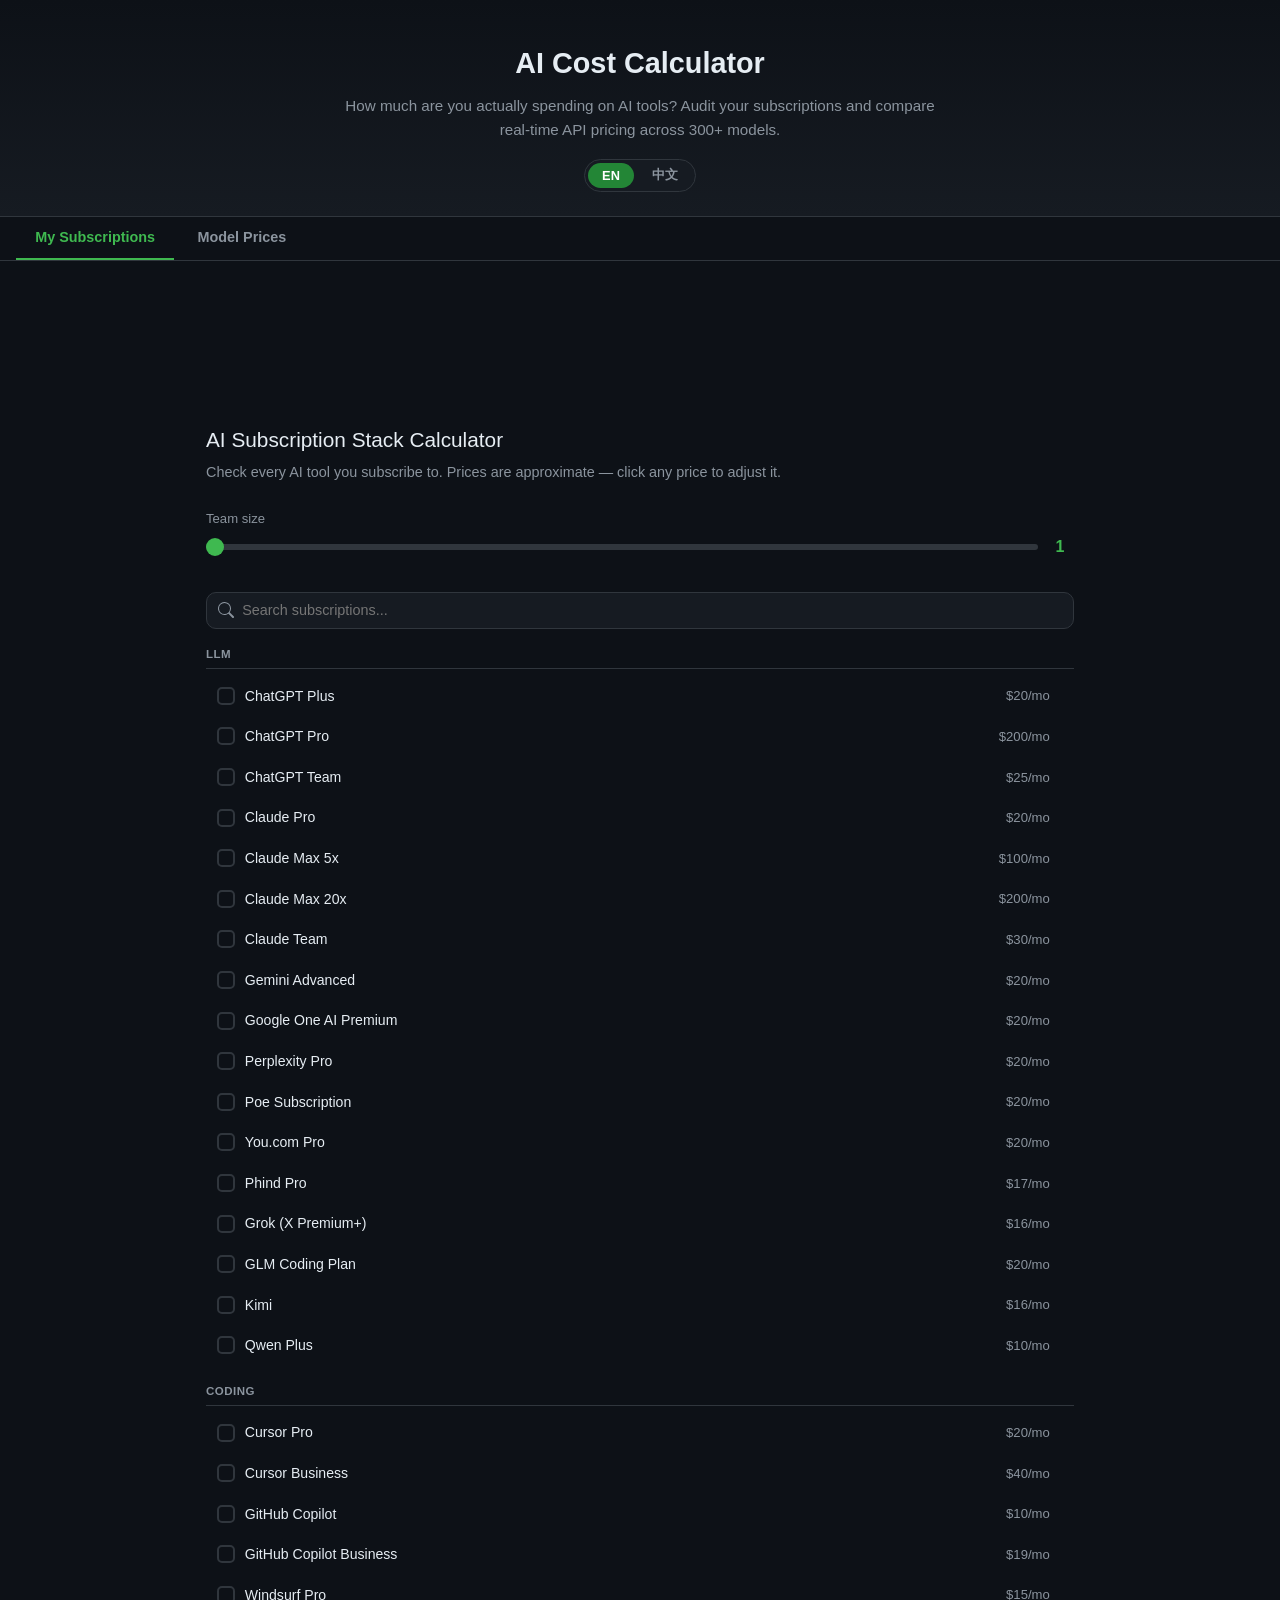
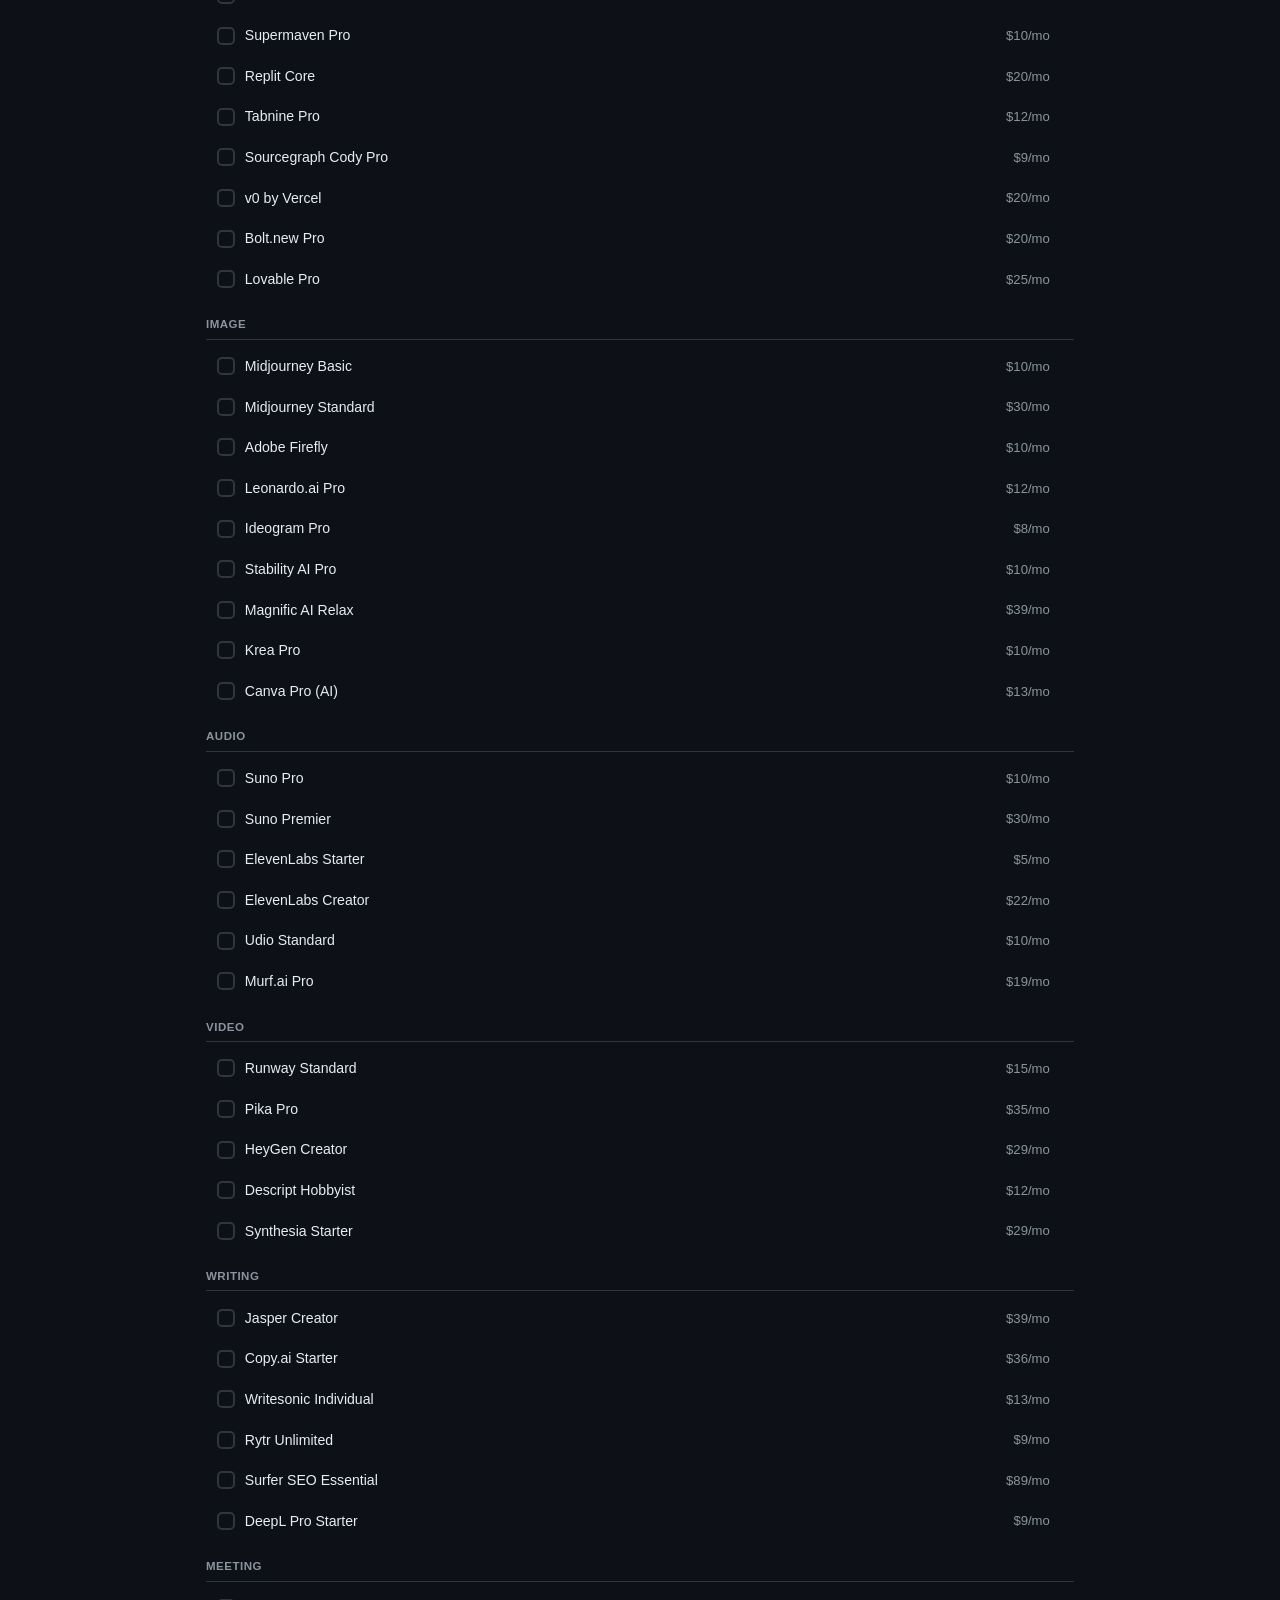
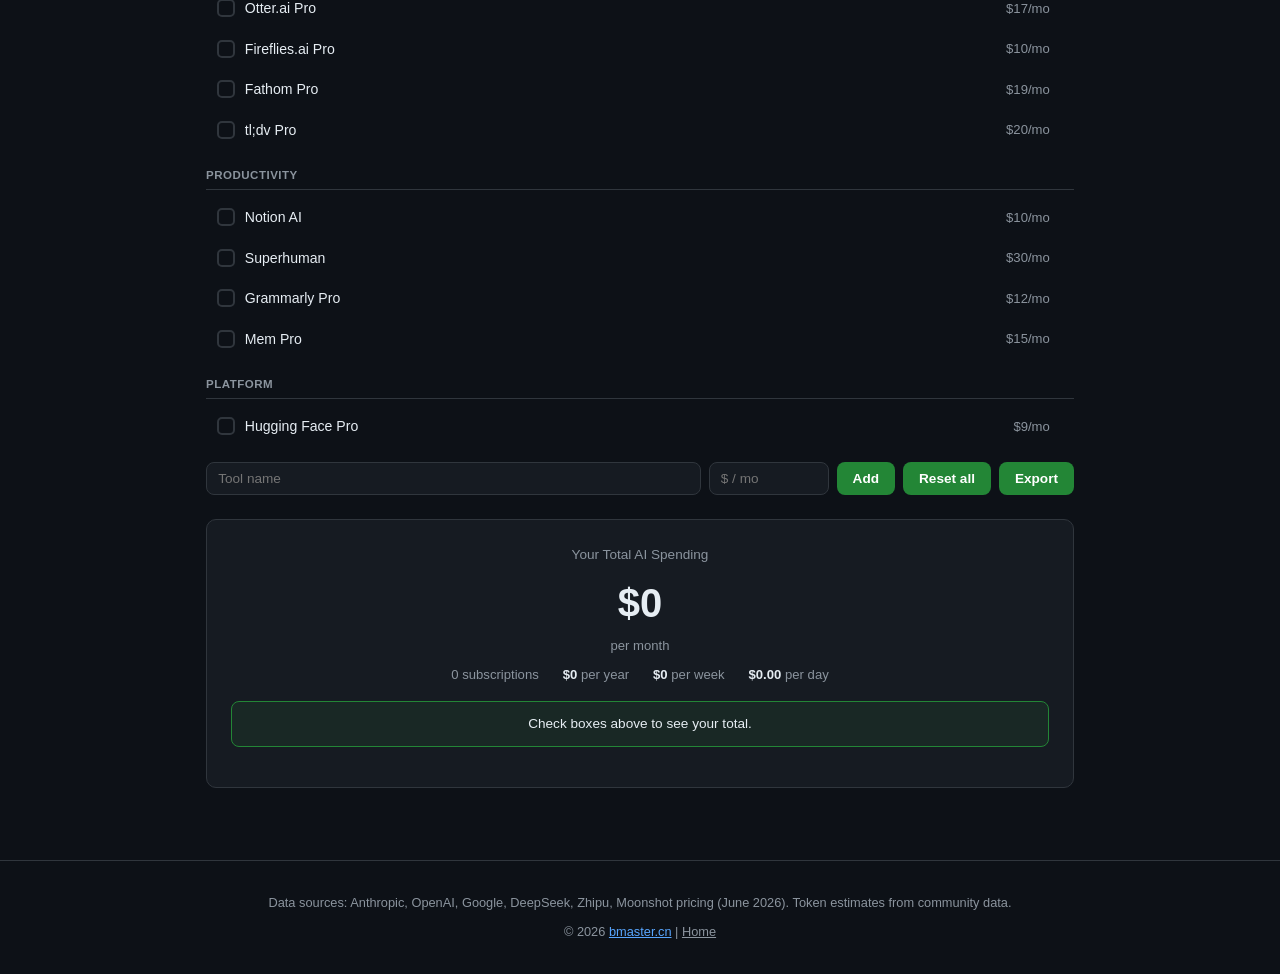
<file: index.html>
<!DOCTYPE html>
<html lang="en">
<head>
<meta charset="UTF-8">
<meta name="viewport" content="width=device-width, initial-scale=1.0">
<title>AI Cost Calculator - How Much Are You Spending on AI Tools?</title>
<meta name="description" content="How much are you spending on AI tools? Audit your subscriptions and compare real-time API pricing across 300+ models from OpenRouter.">
<meta name="theme-color" content="#0d1117">

<!-- Open Graph -->
<meta property="og:type" content="website">
<meta property="og:url" content="https://aicosts.bmaster.cn/">
<meta property="og:title" content="AI Cost Calculator - How Much Are You Spending on AI?">
<meta property="og:description" content="Audit your AI subscriptions and compare real-time API pricing across 300+ models.">
<meta property="og:image" content="https://aicosts.bmaster.cn/og-image.png">

<!-- Twitter Card -->
<meta name="twitter:card" content="summary_large_image">
<meta name="twitter:title" content="AI Cost Calculator - How Much Are You Spending on AI?">
<meta name="twitter:description" content="Audit your AI subscriptions and compare real-time API pricing across 300+ models.">
<meta name="twitter:image" content="https://aicosts.bmaster.cn/og-image.png">

<link rel="canonical" href="https://aicosts.bmaster.cn/">
<link rel="icon" type="image/svg+xml" href="favicon.svg">
<link rel="stylesheet" href="style.css">
<script async src="https://pagead2.googlesyndication.com/pagead/js/adsbygoogle.js?client=ca-pub-2831974253933443" crossorigin="anonymous"></script>

<!-- Schema.org -->
<script type="application/ld+json">
{"@context":"https://schema.org","@type":"WebApplication","name":"AI Cost Calculator","url":"https://aicosts.bmaster.cn","description":"Audit your AI subscriptions and compare real-time API pricing across 300+ models.","applicationCategory":"FinanceApplication","operatingSystem":"Web","offers":{"@type":"Offer","price":"0","priceCurrency":"USD"}}
</script>
</head>
<body>

<!-- HEADER -->
<div class="header">
  <h1 data-en="AI Cost Calculator" data-zh="AI 成本计算器">AI Cost Calculator</h1>
  <p data-en="How much are you actually spending on AI tools? Audit your subscriptions and compare real-time API pricing across 300+ models."
     data-zh="你到底在 AI 工具上花了多少钱？盘点订阅，对比 300+ 模型的实时 API 定价。">How much are you actually spending on AI tools? Audit your subscriptions and compare real-time API pricing across 300+ models.</p>
  <div class="lang-switch">
    <button class="lang-btn active" id="langEn" onclick="switchLang('en')">EN</button>
    <button class="lang-btn" id="langZh" onclick="switchLang('zh')">中文</button>
  </div>
</div>

<!-- TABS -->
<div class="tabs">
  <button class="tab active" data-tab="stack" onclick="switchTab('stack')" data-en="My Subscriptions" data-zh="我的订阅">My Subscriptions</button>
  <button class="tab" data-tab="models" onclick="switchTab('models')" data-en="Model Prices" data-zh="模型比价">Model Prices</button>
</div>

<!-- AD SLOT -->
<div class="ad-slot">
  <!-- <ins class="adsbygoogle" style="display:block" data-ad-client="ca-pub-2831974253933443" data-ad-slot="XXXXXXXXX" data-ad-format="auto" data-full-width-responsive="true"></ins> -->
</div>

<!-- ===== PANE: SUBSCRIPTION STACK ===== -->
<div class="pane active" id="tab-stack">
  <div class="section-title" data-en="AI Subscription Stack Calculator" data-zh="AI 订阅堆叠计算器">AI Subscription Stack Calculator</div>
  <div class="section-desc" data-en="Check every AI tool you subscribe to. Prices are approximate — click any price to adjust it." data-zh="勾选你订阅的所有 AI 工具。价格为参考值，点击价格可修改。" tabindex="0">Check every AI tool you subscribe to. Prices are approximate — click any price to adjust it.</div>

  <div class="controls">
    <div class="control-group">
      <label data-en="Team size" data-zh="团队人数">Team size</label>
      <div class="slider-row">
        <input type="range" id="auditTeam" min="1" max="50" value="1">
        <span class="slider-val" id="auditTeamVal">1</span>
      </div>
    </div>
  </div>

  <div class="sub-search-wrap">
    <input type="text" class="search-input" id="subSearch" placeholder="Search subscriptions..." data-en-ph="Search subscriptions..." data-zh-ph="搜索订阅...">
  </div>

  <div id="subList"></div>

  <div class="custom-add">
    <input type="text" id="customSubName" placeholder="Tool name" data-en-ph="Tool name" data-zh-ph="工具名称">
    <input type="number" id="customSubPrice" placeholder="$ / mo" data-en-ph="$ / mo" data-zh-ph="元 / 月" style="max-width:100px">
    <button class="btn btn-primary" onclick="addCustomSub()" data-en="Add" data-zh="添加">Add</button>
    <button class="btn btn-outline" onclick="toggleAllOff()" data-en="Reset all" data-zh="全部重置">Reset all</button>
    <button class="btn btn-outline" onclick="exportResult()" data-en="Export" data-zh="导出">Export</button>
  </div>

  <div class="total-card">
    <div style="font-size:.85rem;color:var(--text-dim);margin-bottom:.3rem" data-en="Your Total AI Spending" data-zh="你的 AI 总支出">Your Total AI Spending</div>
    <div class="big-number" id="subMonthly">$0</div>
    <div style="font-size:.82rem;color:var(--text-dim)" data-en="per month" data-zh="每月">per month</div>
    <div class="sub-stats">
      <div class="sub-stat"><span id="subCount">0</span> <span data-en="subscriptions" data-zh="个订阅">subscriptions</span></div>
      <div class="sub-stat"><strong id="subYearly">$0</strong> <span data-en="per year" data-zh="每年">per year</span></div>
      <div class="sub-stat"><strong id="subWeekly">$0</strong> <span data-en="per week" data-zh="每周">per week</span></div>
      <div class="sub-stat"><strong id="subDaily">$0</strong> <span data-en="per day" data-zh="每天">per day</span></div>
    </div>
    <div class="msg-box" id="subMsg"></div>
    <div class="breakdown" id="subBreakdown"></div>
  </div>
</div>

<!-- ===== PANE: MODEL PRICES (OpenRouter) ===== -->
<div class="pane" id="tab-models">
  <div class="section-title" data-en="AI Model Price Comparison" data-zh="AI 模型价格对比">AI Model Price Comparison</div>
  <div class="section-desc" data-en="Real-time pricing from OpenRouter for 300+ models. Enter your usage to estimate monthly costs and find the best value." data-zh="来自 OpenRouter 的 300+ 模型实时定价。输入使用量估算月成本，找到性价比最高的模型。" tabindex="0">Real-time pricing from OpenRouter for 300+ models. Enter your usage to estimate monthly costs and find the best value.</div>

  <div class="controls">
    <div class="control-group">
      <label data-en="Prompts per day" data-zh="每天提示数">Prompts per day</label>
      <input type="number" id="mpPrompts" value="50" min="1" max="1000">
    </div>
    <div class="control-group">
      <label data-en="Avg input tokens" data-zh="平均输入 token">Avg input tokens</label>
      <input type="number" id="mpInput" value="2000" min="100" step="100">
    </div>
    <div class="control-group">
      <label data-en="Avg output tokens" data-zh="平均输出 token">Avg output tokens</label>
      <input type="number" id="mpOutput" value="500" min="10" step="10">
    </div>
    <div class="control-group">
      <label data-en="Days / month" data-zh="每月天数">Days / month</label>
      <input type="number" id="mpDays" value="22" min="1" max="31">
    </div>
  </div>

  <div class="controls" style="flex-wrap:wrap;gap:.5rem;">
    <button class="btn btn-outline mp-filter active" data-tier="all" onclick="mpFilterTier('all')" data-en="All Models" data-zh="全部模型">All Models</button>
    <button class="btn btn-outline mp-filter" data-tier="flagship" onclick="mpFilterTier('flagship')" data-en="Flagship" data-zh="旗舰">Flagship</button>
    <button class="btn btn-outline mp-filter" data-tier="mid" onclick="mpFilterTier('mid')" data-en="Mid-Tier" data-zh="中端">Mid-Tier</button>
    <button class="btn btn-outline mp-filter" data-tier="budget" onclick="mpFilterTier('budget')" data-en="Budget" data-zh="经济">Budget</button>
    <input type="text" class="search-input" id="mpSearch" placeholder="Search models..." data-en-ph="Search models..." data-zh-ph="搜索模型..." style="flex:1;min-width:150px;">
  </div>

  <div class="summary" id="mpSummary"></div>
  <div class="model-table-wrap"><table class="model-table" id="mpTable"></table></div>
  <div id="mpFooter" style="text-align:center;padding:.8rem;color:var(--text-dim);font-size:.78rem;"></div>
</div>

<!-- FOOTER -->
<div class="footer">
  <p data-en="Data sources: Anthropic, OpenAI, Google, DeepSeek, Zhipu, Moonshot pricing (June 2026). Token estimates from community data."
     data-zh="数据来源：Anthropic、OpenAI、Google、DeepSeek、智谱、Moonshot 定价页（2026年6月）。Token 估算来自社区数据。">Data sources: Anthropic, OpenAI, Google, DeepSeek, Zhipu, Moonshot pricing (June 2026). Token estimates from community data.</p>
  <p style="margin-top:.5rem">&copy; 2026 <a href="https://bmaster.cn" style="color:var(--blue)">bmaster.cn</a> | <a href="/" style="color:var(--text-dim)">Home</a></p>
</div>

<script src="app.js?v=12"></script>
</body>
</html>
</file>
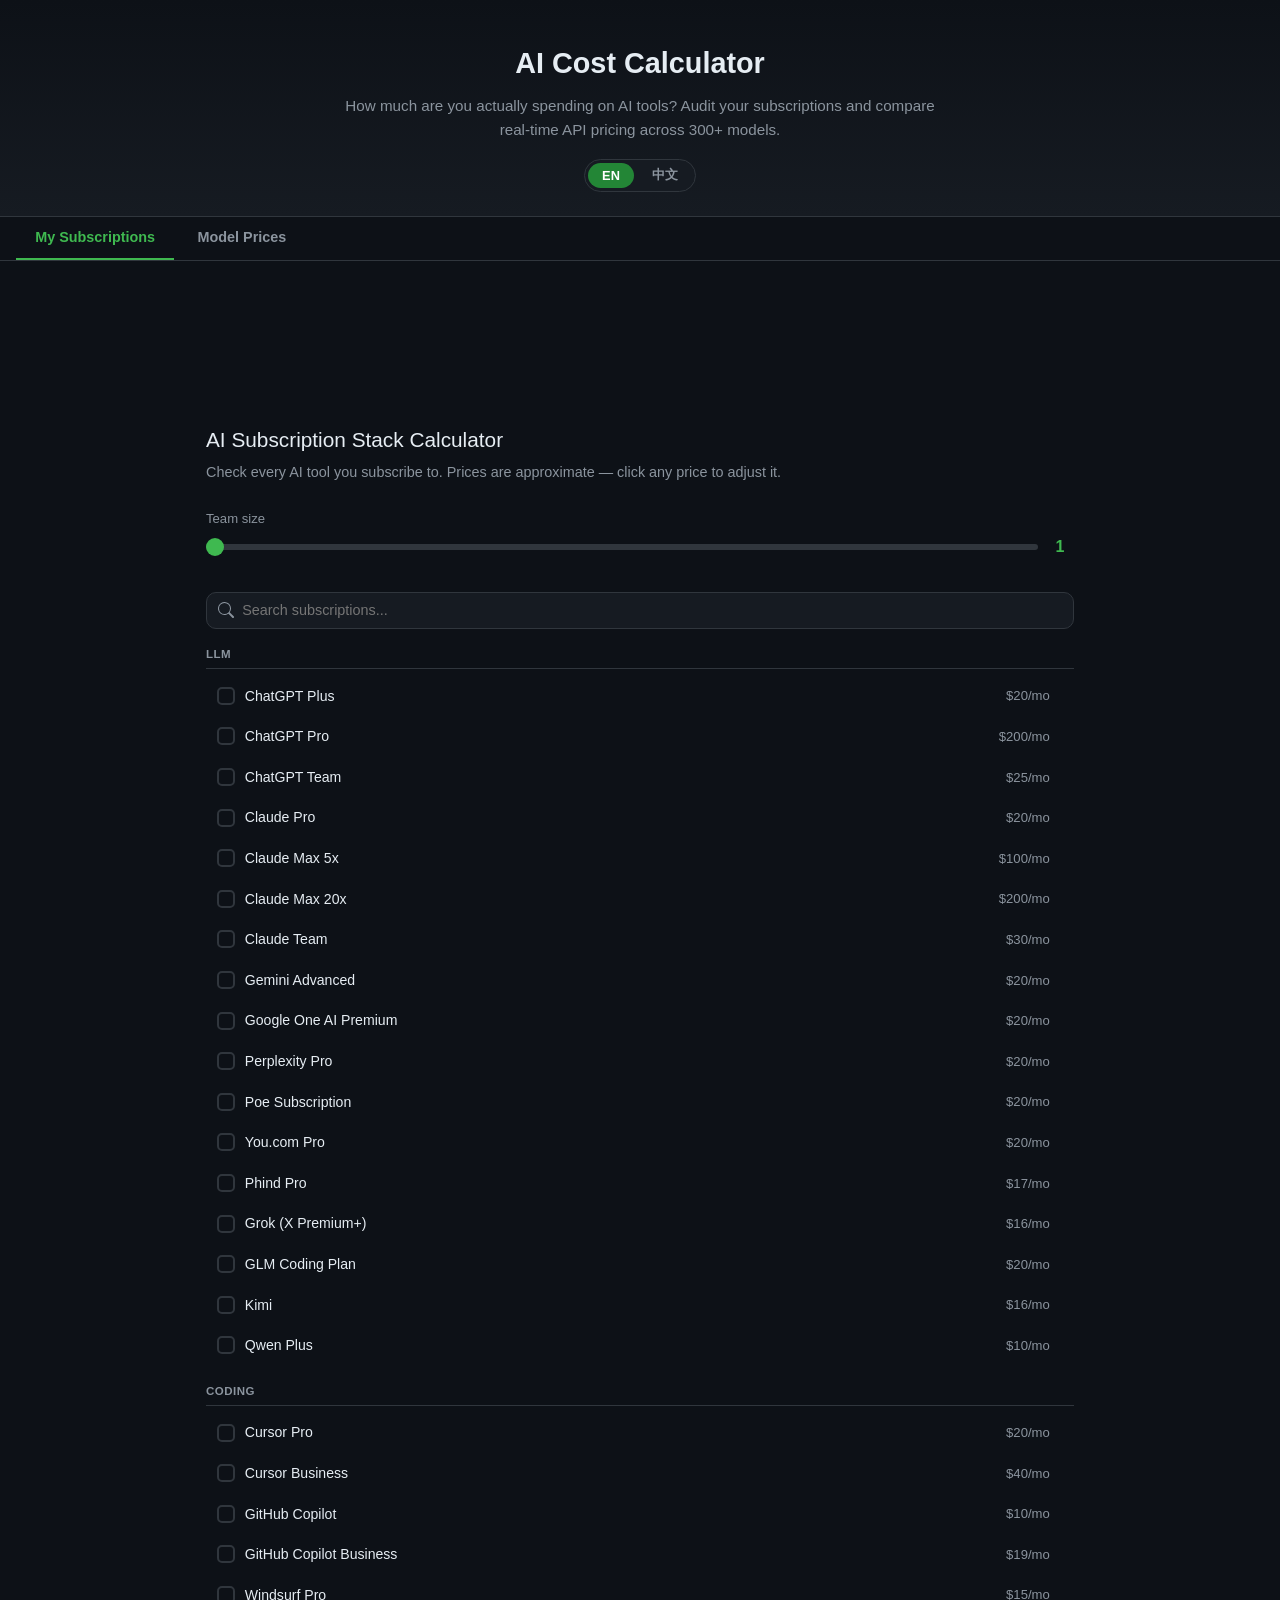
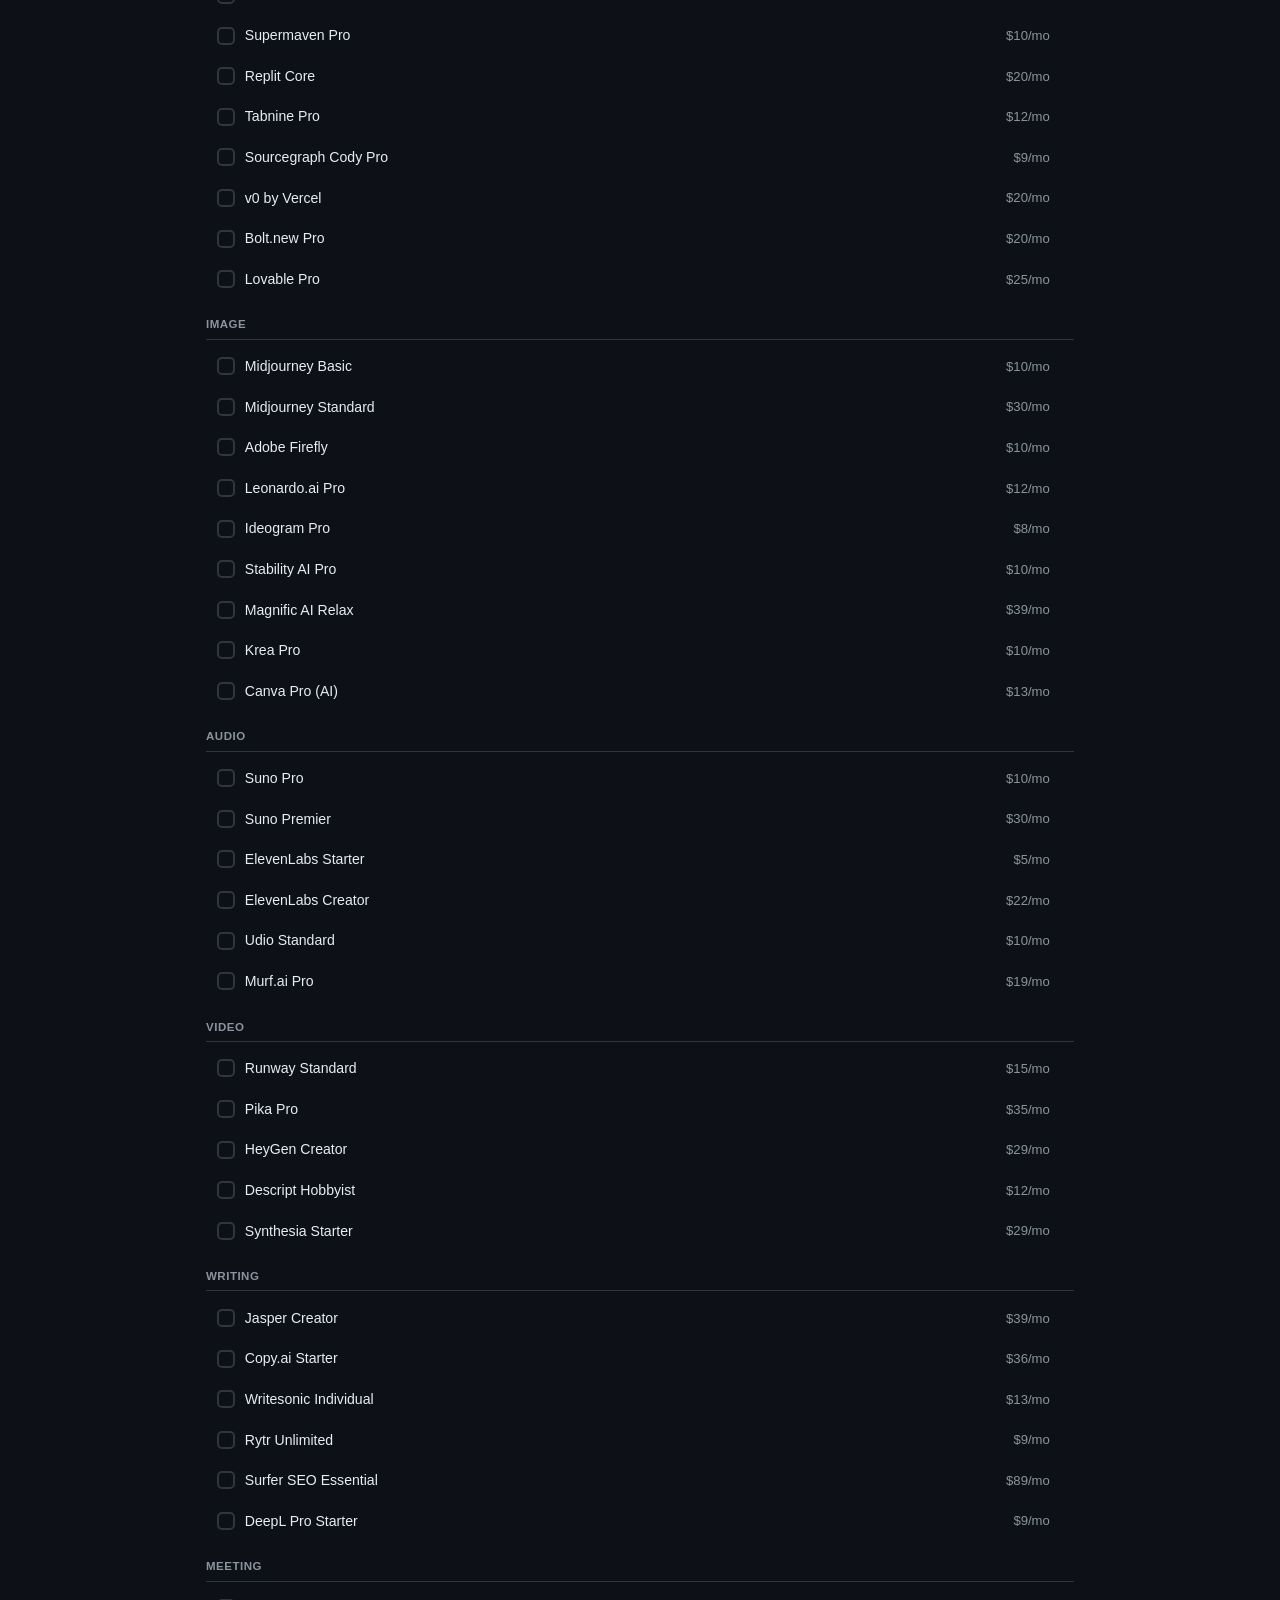
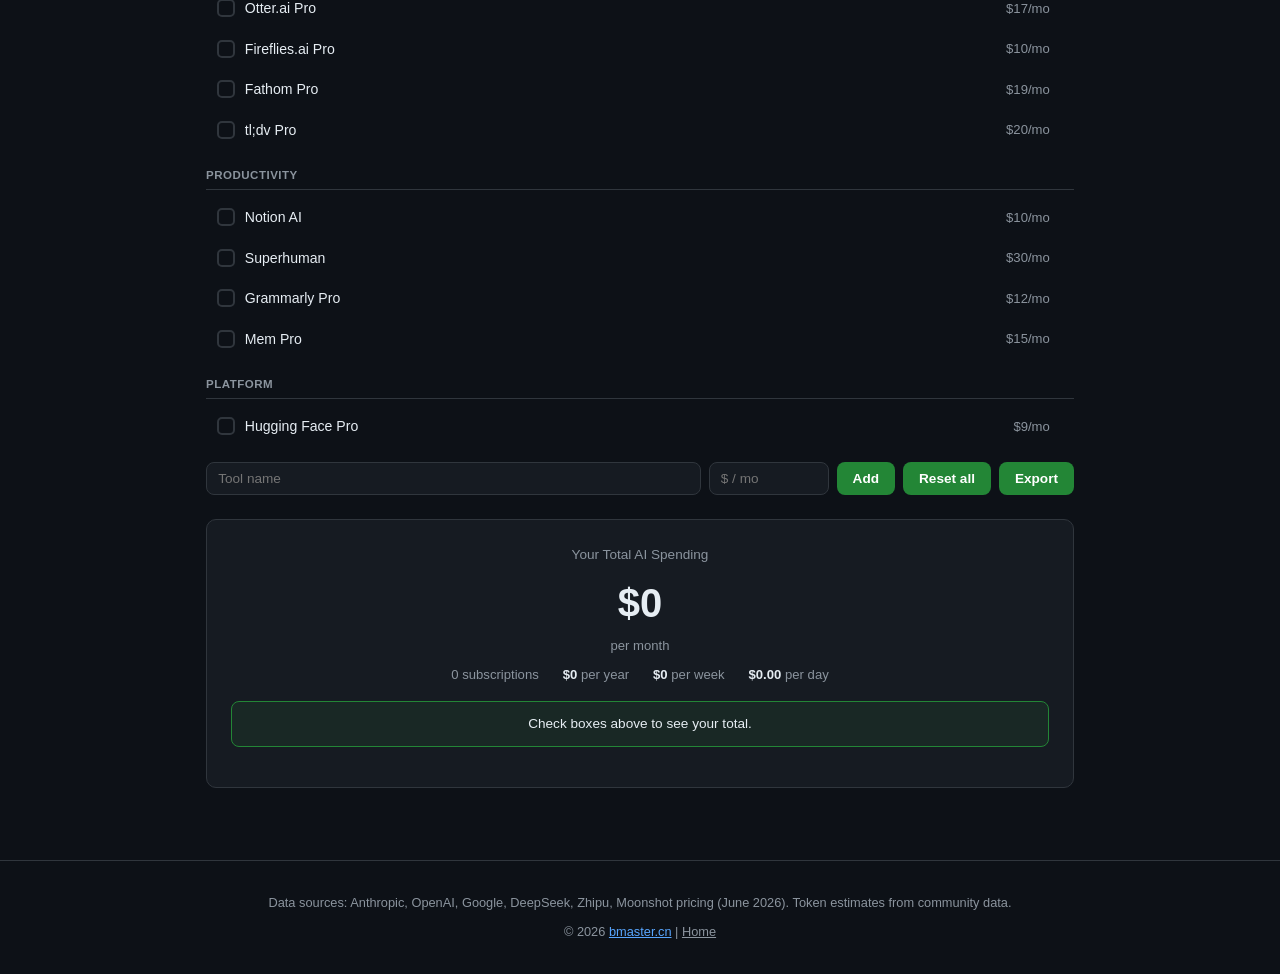
<file: ai-coding-cost-calculator.html>
<!DOCTYPE html>
<html lang="en">
<head>
<meta charset="UTF-8">
<meta name="viewport" content="width=device-width, initial-scale=1.0">
<title>AI Cost Calculator - How Much Are You Spending on AI Tools?</title>
<meta name="description" content="How much are you spending on AI tools? Audit your subscriptions and compare real-time API pricing across 300+ models from OpenRouter.">
<meta name="theme-color" content="#0d1117">

<!-- Open Graph -->
<meta property="og:type" content="website">
<meta property="og:url" content="https://aicosts.bmaster.cn/">
<meta property="og:title" content="AI Cost Calculator - How Much Are You Spending on AI?">
<meta property="og:description" content="Audit your AI subscriptions and compare real-time API pricing across 300+ models.">
<meta property="og:image" content="https://aicosts.bmaster.cn/og-image.png">

<!-- Twitter Card -->
<meta name="twitter:card" content="summary_large_image">
<meta name="twitter:title" content="AI Cost Calculator - How Much Are You Spending on AI?">
<meta name="twitter:description" content="Audit your AI subscriptions and compare real-time API pricing across 300+ models.">
<meta name="twitter:image" content="https://aicosts.bmaster.cn/og-image.png">

<link rel="canonical" href="https://aicosts.bmaster.cn/">
<link rel="icon" type="image/svg+xml" href="favicon.svg">
<link rel="stylesheet" href="style.css">

<!-- Schema.org -->
<script type="application/ld+json">
{"@context":"https://schema.org","@type":"WebApplication","name":"AI Cost Calculator","url":"https://aicosts.bmaster.cn","description":"Audit your AI subscriptions and compare real-time API pricing across 300+ models.","applicationCategory":"FinanceApplication","operatingSystem":"Web","offers":{"@type":"Offer","price":"0","priceCurrency":"USD"}}
</script>
</head>
<body>

<!-- HEADER -->
<div class="header">
  <h1 data-en="AI Cost Calculator" data-zh="AI 成本计算器">AI Cost Calculator</h1>
  <p data-en="How much are you actually spending on AI tools? Audit your subscriptions and compare real-time API pricing across 300+ models."
     data-zh="你到底在 AI 工具上花了多少钱？盘点订阅，对比 300+ 模型的实时 API 定价。">How much are you actually spending on AI tools? Audit your subscriptions and compare real-time API pricing across 300+ models.</p>
  <div class="lang-switch">
    <button class="lang-btn active" id="langEn" onclick="switchLang('en')">EN</button>
    <button class="lang-btn" id="langZh" onclick="switchLang('zh')">中文</button>
  </div>
</div>

<!-- TABS -->
<div class="tabs">
  <button class="tab active" data-tab="stack" onclick="switchTab('stack')" data-en="My Subscriptions" data-zh="我的订阅">My Subscriptions</button>
  <button class="tab" data-tab="models" onclick="switchTab('models')" data-en="Model Prices" data-zh="模型比价">Model Prices</button>
</div>

<!-- AD SLOT -->
<div class="ad-slot">
  <!-- <ins class="adsbygoogle" style="display:block" data-ad-client="ca-pub-2831974253933443" data-ad-slot="XXXXXXXXX" data-ad-format="auto" data-full-width-responsive="true"></ins> -->
</div>

<!-- ===== PANE: SUBSCRIPTION STACK ===== -->
<div class="pane active" id="tab-stack">
  <div class="section-title" data-en="AI Subscription Stack Calculator" data-zh="AI 订阅堆叠计算器">AI Subscription Stack Calculator</div>
  <div class="section-desc" data-en="Check every AI tool you subscribe to. Prices are approximate — click any price to adjust it." data-zh="勾选你订阅的所有 AI 工具。价格为参考值，点击价格可修改。" tabindex="0">Check every AI tool you subscribe to. Prices are approximate — click any price to adjust it.</div>

  <div class="controls">
    <div class="control-group">
      <label data-en="Team size" data-zh="团队人数">Team size</label>
      <div class="slider-row">
        <input type="range" id="auditTeam" min="1" max="50" value="1">
        <span class="slider-val" id="auditTeamVal">1</span>
      </div>
    </div>
  </div>

  <div class="sub-search-wrap">
    <input type="text" class="search-input" id="subSearch" placeholder="Search subscriptions..." data-en-ph="Search subscriptions..." data-zh-ph="搜索订阅...">
  </div>

  <div id="subList"></div>

  <div class="custom-add">
    <input type="text" id="customSubName" placeholder="Tool name" data-en-ph="Tool name" data-zh-ph="工具名称">
    <input type="number" id="customSubPrice" placeholder="$ / mo" data-en-ph="$ / mo" data-zh-ph="元 / 月" style="max-width:100px">
    <button class="btn btn-primary" onclick="addCustomSub()" data-en="Add" data-zh="添加">Add</button>
    <button class="btn btn-outline" onclick="toggleAllOff()" data-en="Reset all" data-zh="全部重置">Reset all</button>
    <button class="btn btn-outline" onclick="exportResult()" data-en="Export" data-zh="导出">Export</button>
  </div>

  <div class="total-card">
    <div style="font-size:.85rem;color:var(--text-dim);margin-bottom:.3rem" data-en="Your Total AI Spending" data-zh="你的 AI 总支出">Your Total AI Spending</div>
    <div class="big-number" id="subMonthly">$0</div>
    <div style="font-size:.82rem;color:var(--text-dim)" data-en="per month" data-zh="每月">per month</div>
    <div class="sub-stats">
      <div class="sub-stat"><span id="subCount">0</span> <span data-en="subscriptions" data-zh="个订阅">subscriptions</span></div>
      <div class="sub-stat"><strong id="subYearly">$0</strong> <span data-en="per year" data-zh="每年">per year</span></div>
      <div class="sub-stat"><strong id="subWeekly">$0</strong> <span data-en="per week" data-zh="每周">per week</span></div>
      <div class="sub-stat"><strong id="subDaily">$0</strong> <span data-en="per day" data-zh="每天">per day</span></div>
    </div>
    <div class="msg-box" id="subMsg"></div>
    <div class="breakdown" id="subBreakdown"></div>
  </div>
</div>

<!-- ===== PANE: MODEL PRICES (OpenRouter) ===== -->
<div class="pane" id="tab-models">
  <div class="section-title" data-en="AI Model Price Comparison" data-zh="AI 模型价格对比">AI Model Price Comparison</div>
  <div class="section-desc" data-en="Real-time pricing from OpenRouter for 300+ models. Enter your usage to estimate monthly costs and find the best value." data-zh="来自 OpenRouter 的 300+ 模型实时定价。输入使用量估算月成本，找到性价比最高的模型。" tabindex="0">Real-time pricing from OpenRouter for 300+ models. Enter your usage to estimate monthly costs and find the best value.</div>

  <div class="controls">
    <div class="control-group">
      <label data-en="Prompts per day" data-zh="每天提示数">Prompts per day</label>
      <input type="number" id="mpPrompts" value="50" min="1" max="1000">
    </div>
    <div class="control-group">
      <label data-en="Avg input tokens" data-zh="平均输入 token">Avg input tokens</label>
      <input type="number" id="mpInput" value="2000" min="100" step="100">
    </div>
    <div class="control-group">
      <label data-en="Avg output tokens" data-zh="平均输出 token">Avg output tokens</label>
      <input type="number" id="mpOutput" value="500" min="10" step="10">
    </div>
    <div class="control-group">
      <label data-en="Days / month" data-zh="每月天数">Days / month</label>
      <input type="number" id="mpDays" value="22" min="1" max="31">
    </div>
  </div>

  <div class="controls" style="flex-wrap:wrap;gap:.5rem;">
    <button class="btn btn-outline mp-filter active" data-tier="all" onclick="mpFilterTier('all')" data-en="All Models" data-zh="全部模型">All Models</button>
    <button class="btn btn-outline mp-filter" data-tier="flagship" onclick="mpFilterTier('flagship')" data-en="Flagship" data-zh="旗舰">Flagship</button>
    <button class="btn btn-outline mp-filter" data-tier="mid" onclick="mpFilterTier('mid')" data-en="Mid-Tier" data-zh="中端">Mid-Tier</button>
    <button class="btn btn-outline mp-filter" data-tier="budget" onclick="mpFilterTier('budget')" data-en="Budget" data-zh="经济">Budget</button>
    <input type="text" class="search-input" id="mpSearch" placeholder="Search models..." data-en-ph="Search models..." data-zh-ph="搜索模型..." style="flex:1;min-width:150px;">
  </div>

  <div class="summary" id="mpSummary"></div>
  <div class="model-table-wrap"><table class="model-table" id="mpTable"></table></div>
  <div id="mpFooter" style="text-align:center;padding:.8rem;color:var(--text-dim);font-size:.78rem;"></div>
</div>

<!-- FOOTER -->
<div class="footer">
  <p data-en="Data sources: Anthropic, OpenAI, Google, DeepSeek, Zhipu, Moonshot pricing (June 2026). Token estimates from community data."
     data-zh="数据来源：Anthropic、OpenAI、Google、DeepSeek、智谱、Moonshot 定价页（2026年6月）。Token 估算来自社区数据。">Data sources: Anthropic, OpenAI, Google, DeepSeek, Zhipu, Moonshot pricing (June 2026). Token estimates from community data.</p>
  <p style="margin-top:.5rem">&copy; 2026 <a href="https://bmaster.cn" style="color:var(--blue)">bmaster.cn</a> | <a href="/" style="color:var(--text-dim)">Home</a></p>
</div>

<script src="app.js?v=12"></script>
</body>
</html>
</file>
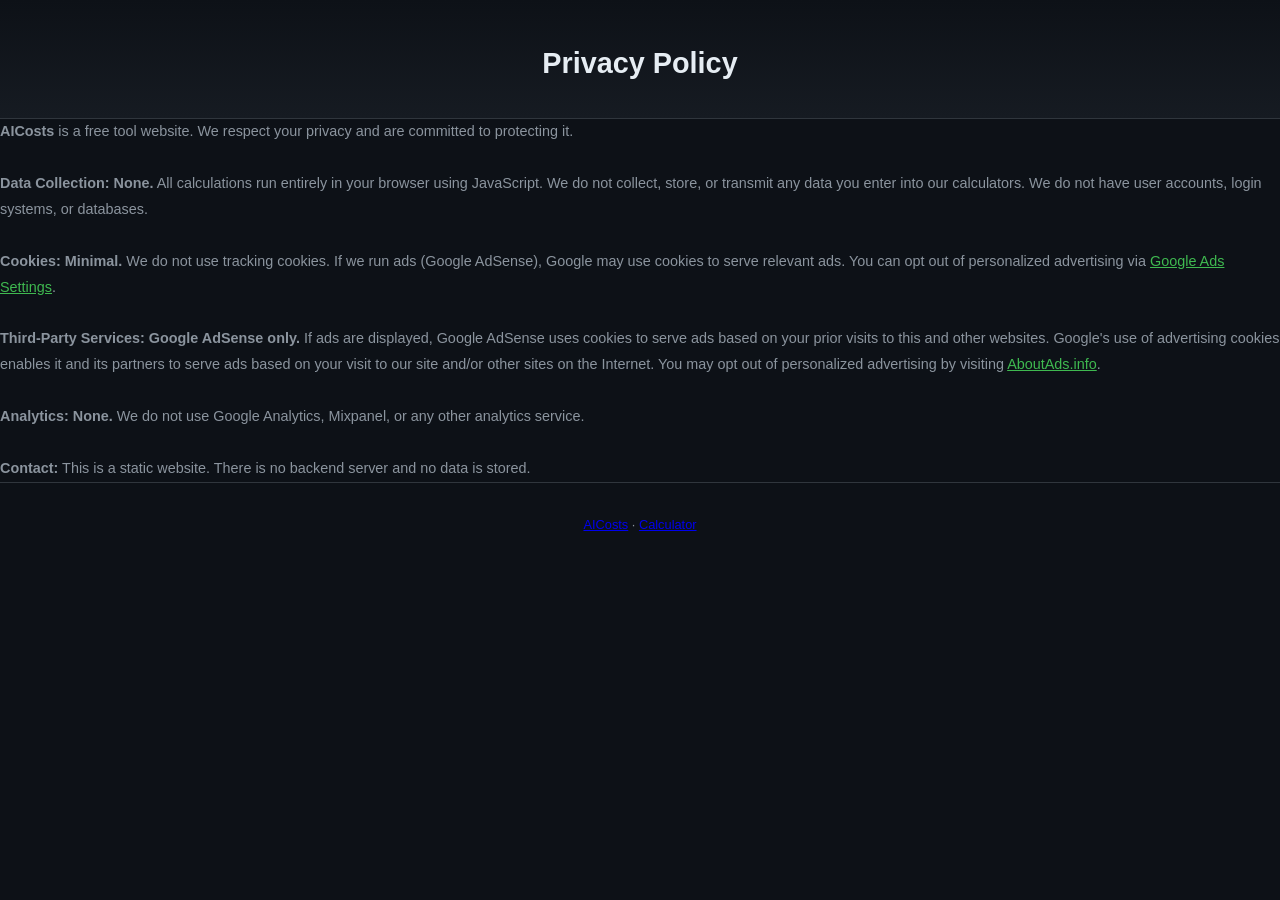
<file: privacy.html>
<!DOCTYPE html>
<html lang="en">
<head>
<meta charset="UTF-8">
<meta name="viewport" content="width=device-width,initial-scale=1">
<title>Privacy Policy - AICosts</title>
<link rel="stylesheet" href="style.css">
</head>
<body>
<div class="wrap">
<div class="header">
<h1>Privacy Policy</h1>
</div>
<div class="card">
<p style="color:var(--text-dim);font-size:.9rem;line-height:1.8">
<strong>AICosts</strong> is a free tool website. We respect your privacy and are committed to protecting it.
<br><br>
<strong>Data Collection: None.</strong> All calculations run entirely in your browser using JavaScript. We do not collect, store, or transmit any data you enter into our calculators. We do not have user accounts, login systems, or databases.
<br><br>
<strong>Cookies: Minimal.</strong> We do not use tracking cookies. If we run ads (Google AdSense), Google may use cookies to serve relevant ads. You can opt out of personalized advertising via <a href="https://www.google.com/settings/ads" style="color:var(--accent)">Google Ads Settings</a>.
<br><br>
<strong>Third-Party Services: Google AdSense only.</strong> If ads are displayed, Google AdSense uses cookies to serve ads based on your prior visits to this and other websites. Google's use of advertising cookies enables it and its partners to serve ads based on your visit to our site and/or other sites on the Internet. You may opt out of personalized advertising by visiting <a href="https://www.aboutads.info" style="color:var(--accent)">AboutAds.info</a>.
<br><br>
<strong>Analytics: None.</strong> We do not use Google Analytics, Mixpanel, or any other analytics service.
<br><br>
<strong>Contact:</strong> This is a static website. There is no backend server and no data is stored.
</p>
</div>
<div class="footer">
<p><a href="/">AICosts</a> · <a href="ai-coding-cost-calculator.html">Calculator</a></p>
</div>
</div>
</body>
</html>
</file>
<file: style.css>
/* ===== AI Cost Calculator v2 - Stylesheet ===== */

:root {
  --bg: #0d1117;
  --card: #161b22;
  --border: #30363d;
  --text: #e6edf3;
  --text-dim: #8b949e;
  --accent: #3fb950;
  --accent-dim: #238636;
  --red: #f85149;
  --blue: #58a6ff;
  --yellow: #d29922;
  --orange: #db6d28;
  --purple: #bc8cff;
  --radius: 10px;
}

* { margin: 0; padding: 0; box-sizing: border-box; }

body {
  background: var(--bg);
  color: var(--text);
  font-family: -apple-system, BlinkMacSystemFont, "Segoe UI", "Noto Sans SC", Helvetica, Arial, sans-serif;
  line-height: 1.6;
  min-height: 100vh;
}

/* ===== HEADER ===== */
.header {
  text-align: center;
  padding: 2.5rem 1rem 1.5rem;
  border-bottom: 1px solid var(--border);
  background: linear-gradient(180deg, #0d1117 0%, #161b22 100%);
}
.header h1 { font-size: 1.8rem; margin-bottom: .5rem; }
.header p { color: var(--text-dim); font-size: .95rem; max-width: 600px; margin: 0 auto; }

/* ===== LANG SWITCHER ===== */
.lang-switch {
  display: inline-flex;
  gap: 4px;
  margin-top: 1rem;
  background: var(--card);
  border: 1px solid var(--border);
  border-radius: 20px;
  padding: 3px;
}
.lang-btn {
  background: transparent;
  border: none;
  color: var(--text-dim);
  padding: 4px 14px;
  border-radius: 16px;
  cursor: pointer;
  font-size: .8rem;
  font-weight: 600;
  transition: all .2s;
}
.lang-btn:hover { color: var(--text); }
.lang-btn.active { background: var(--accent-dim); color: #fff; }

/* ===== TABS ===== */
.tabs {
  display: flex;
  gap: 4px;
  padding: 0 1rem;
  border-bottom: 1px solid var(--border);
  overflow-x: auto;
  -webkit-overflow-scrolling: touch;
}
.tab {
  padding: .8rem 1.2rem;
  cursor: pointer;
  border: none;
  background: transparent;
  color: var(--text-dim);
  font-size: .9rem;
  font-weight: 600;
  border-bottom: 2px solid transparent;
  white-space: nowrap;
  transition: all .2s;
}
.tab:hover { color: var(--text); }
.tab.active { color: var(--accent); border-bottom-color: var(--accent); }

/* ===== PANES ===== */
.pane { display: none; padding: 1.5rem 1rem 3rem; max-width: 900px; margin: 0 auto; }
.pane.active { display: block; animation: fadeIn .3s ease; }
@keyframes fadeIn { from { opacity: 0; transform: translateY(8px); } to { opacity: 1; transform: translateY(0); } }

/* ===== SECTION TITLE ===== */
.section-title { font-size: 1.3rem; margin-bottom: .3rem; }
.section-desc { color: var(--text-dim); font-size: .9rem; margin-bottom: 1.5rem; }

/* ===== INPUT CONTROLS ===== */
.controls {
  display: grid;
  grid-template-columns: repeat(auto-fit, minmax(200px, 1fr));
  gap: 1rem;
  margin-bottom: 2rem;
}
.control-group label {
  display: block;
  font-size: .82rem;
  color: var(--text-dim);
  margin-bottom: .3rem;
}
input[type="number"], select {
  width: 100%;
  background: var(--card);
  border: 1px solid var(--border);
  color: var(--text);
  padding: .5rem .7rem;
  border-radius: var(--radius);
  font-size: .95rem;
  outline: none;
  transition: border-color .2s;
}
input[type="number"]:focus, select:focus { border-color: var(--accent); }
input[type="range"] {
  width: 100%;
  -webkit-appearance: none;
  appearance: none;
  height: 6px;
  background: var(--border);
  border-radius: 3px;
  outline: none;
}
input[type="range"]::-webkit-slider-thumb {
  -webkit-appearance: none;
  width: 18px; height: 18px;
  background: var(--accent);
  border-radius: 50%;
  cursor: pointer;
}
input[type="range"]::-moz-range-thumb {
  width: 18px; height: 18px;
  background: var(--accent);
  border-radius: 50%;
  cursor: pointer;
  border: none;
}
.slider-row { display: flex; align-items: center; gap: .5rem; }
.slider-val { font-weight: 700; color: var(--accent); min-width: 28px; text-align: center; }

/* ===== COMPARE CARDS ===== */
.compare-grid {
  display: grid;
  grid-template-columns: repeat(auto-fill, minmax(170px, 1fr));
  gap: .8rem;
  margin-bottom: 1.5rem;
}
.compare-card {
  background: var(--card);
  border: 1px solid var(--border);
  border-radius: var(--radius);
  padding: 1rem;
  text-align: center;
  position: relative;
  transition: transform .2s, border-color .2s;
}
.compare-card:hover { transform: translateY(-2px); }
.compare-card.best { border-color: var(--accent); box-shadow: 0 0 0 1px var(--accent), 0 4px 12px rgba(63,185,80,.15); }

/* Monogram badge icon (replaces emoji) */
.b-badge-icon {
  width: 44px; height: 44px;
  margin: 0 auto .5rem;
  border-radius: 10px;
  background: linear-gradient(135deg, var(--accent-dim), var(--blue));
  color: #fff;
  font-size: 1rem;
  font-weight: 800;
  display: flex;
  align-items: center;
  justify-content: center;
  letter-spacing: -.5px;
}
.b-name { font-size: .85rem; font-weight: 600; }
.b-price { font-size: 1.3rem; font-weight: 800; margin: .3rem 0; }
.b-desc { font-size: .72rem; color: var(--text-dim); line-height: 1.4; }
.b-detail { font-size: .72rem; color: var(--text-dim); margin-top: .4rem; padding-top: .4rem; border-top: 1px solid var(--border); }

/* ===== BADGES ===== */
.badge {
  position: absolute;
  top: -8px; left: 50%;
  transform: translateX(-50%);
  padding: 2px 10px;
  border-radius: 10px;
  font-size: .65rem;
  font-weight: 700;
  white-space: nowrap;
}
.badge.best { background: var(--accent); color: #fff; }
.badge.worst { background: var(--red); color: #fff; }

/* ===== BAR CHART ===== */
.chart { margin-bottom: 1.5rem; }
.bar-row {
  display: flex;
  align-items: center;
  gap: .5rem;
  margin-bottom: .5rem;
}
.bar-row .b-name { width: 130px; flex-shrink: 0; font-size: .8rem; }
.b-track {
  flex: 1;
  height: 28px;
  background: var(--card);
  border: 1px solid var(--border);
  border-radius: 6px;
  overflow: hidden;
}
.b-fill {
  height: 100%;
  border-radius: 5px;
  display: flex;
  align-items: center;
  padding-left: 8px;
  font-size: .75rem;
  font-weight: 600;
  color: #fff;
  transition: width .5s ease;
  min-width: 2px;
}
.b-val { width: 60px; text-align: right; font-size: .82rem; font-weight: 600; }

/* ===== SUMMARY ===== */
.summary {
  background: var(--card);
  border: 1px solid var(--border);
  border-radius: var(--radius);
  padding: 1rem;
  font-size: .88rem;
  line-height: 1.6;
  margin-bottom: 1.5rem;
}

/* ===== SUBSCRIPTION LIST ===== */
.sub-search-wrap { margin-bottom: 1rem; }
.search-input {
  width: 100%;
  background: var(--card);
  border: 1px solid var(--border);
  color: var(--text);
  padding: .6rem .8rem .6rem 2.2rem;
  border-radius: var(--radius);
  font-size: .9rem;
  outline: none;
  background-image: url("data:image/svg+xml,%3Csvg xmlns='http://www.w3.org/2000/svg' width='16' height='16' fill='%238b949e' viewBox='0 0 16 16'%3E%3Cpath d='M11.742 10.344a6.5 6.5 0 1 0-1.397 1.398h-.001c.03.04.062.078.098.115l3.85 3.85a1 1 0 0 0 1.415-1.414l-3.85-3.85a1.007 1.007 0 0 0-.115-.1zM12 6.5a5.5 5.5 0 1 1-11 0 5.5 5.5 0 0 1 11 0z'/%3E%3C/svg%3E");
  background-repeat: no-repeat;
  background-position: .7rem center;
}
.search-input:focus { border-color: var(--accent); }

.cat-label {
  font-size: .72rem;
  font-weight: 700;
  text-transform: uppercase;
  letter-spacing: .5px;
  color: var(--text-dim);
  margin: 1rem 0 .4rem;
  padding-bottom: .3rem;
  border-bottom: 1px solid var(--border);
}

.sub-item {
  display: flex;
  align-items: center;
  justify-content: space-between;
  padding: .55rem .7rem;
  border-radius: 8px;
  cursor: pointer;
  transition: background .15s;
}
.sub-item:hover { background: var(--card); }
.sub-item.checked { background: rgba(63,185,80,.08); }
.sub-item .left { display: flex; align-items: center; gap: .6rem; }
.sub-item .cb {
  width: 18px; height: 18px;
  border: 2px solid var(--border);
  border-radius: 5px;
  flex-shrink: 0;
  transition: all .15s;
}
.sub-item.checked .cb {
  background: var(--accent);
  border-color: var(--accent);
}
.sub-item.checked .cb::after {
  content: '';
  display: block;
  width: 5px; height: 9px;
  border: solid #fff;
  border-width: 0 2px 2px 0;
  transform: rotate(45deg);
  margin: 1px auto 0;
}
.sub-item .name { font-size: .88rem; }
.sub-item .price { font-size: .82rem; color: var(--text-dim); white-space: nowrap; cursor: pointer; padding: 1px 3px; border-radius: 3px; transition: background .15s; }
.sub-item .price:hover { background: var(--accent-dim); color: var(--text); }
.sub-item .price .edit-icon { font-size: .65rem; opacity: 0; margin-left: 2px; }
.sub-item .price:hover .edit-icon { opacity: .6; }
.cmp-price-edit { border-bottom: 1px dashed transparent; transition: border-color .15s; }
.cmp-price-edit:hover { border-bottom-color: var(--accent); }
.cmp-price-edit .edit-icon { font-size: .65rem; opacity: .4; }
.sub-item .price.edited { color: var(--accent); font-weight: 600; }
.custom-tag { font-size: .65rem; background: var(--border); color: var(--text-dim); padding: 1px 5px; border-radius: 4px; }

/* ===== CUSTOM SUB FORM ===== */
.custom-add {
  display: flex;
  gap: .5rem;
  margin-top: 1rem;
  flex-wrap: wrap;
}
.custom-add input {
  flex: 1; min-width: 120px;
  background: var(--card);
  border: 1px solid var(--border);
  color: var(--text);
  padding: .5rem .7rem;
  border-radius: 8px;
  font-size: .85rem;
  outline: none;
}
.custom-add input:focus { border-color: var(--accent); }
.custom-add button {
  background: var(--accent-dim);
  border: none;
  color: #fff;
  padding: .5rem 1rem;
  border-radius: 8px;
  font-size: .85rem;
  font-weight: 600;
  cursor: pointer;
  transition: background .2s;
}
.custom-add button:hover { background: var(--accent); }

/* ===== TOTAL DISPLAY ===== */
.total-card {
  background: var(--card);
  border: 1px solid var(--border);
  border-radius: var(--radius);
  padding: 1.5rem;
  text-align: center;
  margin: 1.5rem 0;
}
.total-card .big-number { font-size: 2.5rem; font-weight: 800; }
.total-card .big-number.red { color: var(--red); }
.total-card .sub-stats { display: flex; justify-content: center; gap: 1.5rem; margin-top: .5rem; flex-wrap: wrap; }
.total-card .sub-stat { font-size: .82rem; color: var(--text-dim); }
.total-card .sub-stat strong { color: var(--text); }

.msg-box { margin-top: 1rem; font-size: .85rem; line-height: 1.6; }
.tip { background: rgba(63,185,80,.08); border: 1px solid var(--accent-dim); border-radius: 8px; padding: .7rem 1rem; }
.warn { background: rgba(248,81,73,.08); border: 1px solid var(--red); border-radius: 8px; padding: .7rem 1rem; }

/* ===== BREAKDOWN ===== */
.breakdown { margin-top: 1rem; }

/* ===== BUTTONS ===== */
.btn {
  display: inline-block;
  padding: .5rem 1rem;
  border-radius: 8px;
  font-size: .85rem;
  font-weight: 600;
  cursor: pointer;
  border: none;
  text-decoration: none;
  transition: all .2s;
}
.btn-primary { background: var(--accent-dim); color: #fff; }
.btn-primary:hover { background: var(--accent); }
.btn-outline { background: transparent; border: 1px solid var(--border); color: var(--text-dim); }
.btn-outline:hover { border-color: var(--text); color: var(--text); }

/* ===== FAQ ===== */
.faq-item {
  background: var(--card);
  border: 1px solid var(--border);
  border-radius: 8px;
  margin-bottom: .5rem;
  overflow: hidden;
}
.faq-q {
  padding: .8rem 1rem;
  cursor: pointer;
  font-size: .88rem;
  font-weight: 600;
  display: flex;
  justify-content: space-between;
  align-items: center;
}
.faq-q::after { content: '+'; font-size: 1.2rem; color: var(--text-dim); transition: transform .2s; }
.faq-item.open .faq-q::after { transform: rotate(45deg); }
.faq-a {
  max-height: 0;
  overflow: hidden;
  transition: max-height .3s ease, padding .3s ease;
  padding: 0 1rem;
  font-size: .82rem;
  color: var(--text-dim);
}
.faq-item.open .faq-a { max-height: 300px; padding: 0 1rem .8rem; }

/* ===== FOOTER ===== */
.footer {
  text-align: center;
  padding: 2rem 1rem;
  border-top: 1px solid var(--border);
  font-size: .8rem;
  color: var(--text-dim);
}

/* ===== AD SLOT ===== */
.ad-slot {
  max-width: 900px;
  margin: 1.5rem auto;
  min-height: 90px;
  display: flex;
  align-items: center;
  justify-content: center;
}

/* ===== RESPONSIVE ===== */
@media (max-width: 600px) {
  .header h1 { font-size: 1.4rem; }
  .header p { font-size: .82rem; }
  .controls { grid-template-columns: 1fr; }
  .compare-grid { grid-template-columns: repeat(2, 1fr); }
  .bar-row .b-name { width: 90px; font-size: .72rem; }
  .b-val { width: 50px; }
  .total-card .big-number { font-size: 2rem; }
  .total-card .sub-stats { gap: 1rem; }
}

/* ===== MODEL PRICE TABLE ===== */
.mp-filter.active { background:var(--blue); color:#fff; border-color:var(--blue); }

.model-table-wrap {
  overflow-x:auto;
  margin-top:.5rem;
  border-radius:10px;
  border:1px solid var(--border);
}

.model-table {
  width:100%;
  border-collapse:collapse;
  font-size:.82rem;
}

.model-table th {
  background:var(--bg);
  padding:.6rem .8rem;
  text-align:left;
  font-weight:600;
  color:var(--text-dim);
  border-bottom:1px solid var(--border);
  white-space:nowrap;
  cursor:pointer;
  user-select:none;
  position:sticky;
  top:0;
}

.model-table th:hover { color:var(--blue); }
.model-table th .sort-arrow { font-size:.7rem; opacity:.6; }

.model-table td {
  padding:.5rem .8rem;
  border-bottom:1px solid var(--border);
  white-space:nowrap;
}

.model-table tbody tr:hover { background:rgba(88,166,255,.06); }

.model-table .mp-name { font-weight:600; color:var(--text); }
.model-table .mp-provider { color:var(--text-dim); font-size:.75rem; }
.model-table .mp-price { font-variant-numeric:tabular-nums; color:var(--text); }
.model-table .mp-cost { font-weight:700; font-variant-numeric:tabular-nums; }
.model-table .mp-cheapest { color:#3fb950; }
.model-table .mp-cheap { color:#58a6ff; }
.model-table .mp-mid { color:var(--text); }
.model-table .mp-expensive { color:#f85149; }

.mp-provider-tag {
  display:inline-block;
  font-size:.68rem;
  padding:.1rem .4rem;
  border-radius:4px;
  background:rgba(88,166,255,.1);
  color:var(--blue);
}
</file>
